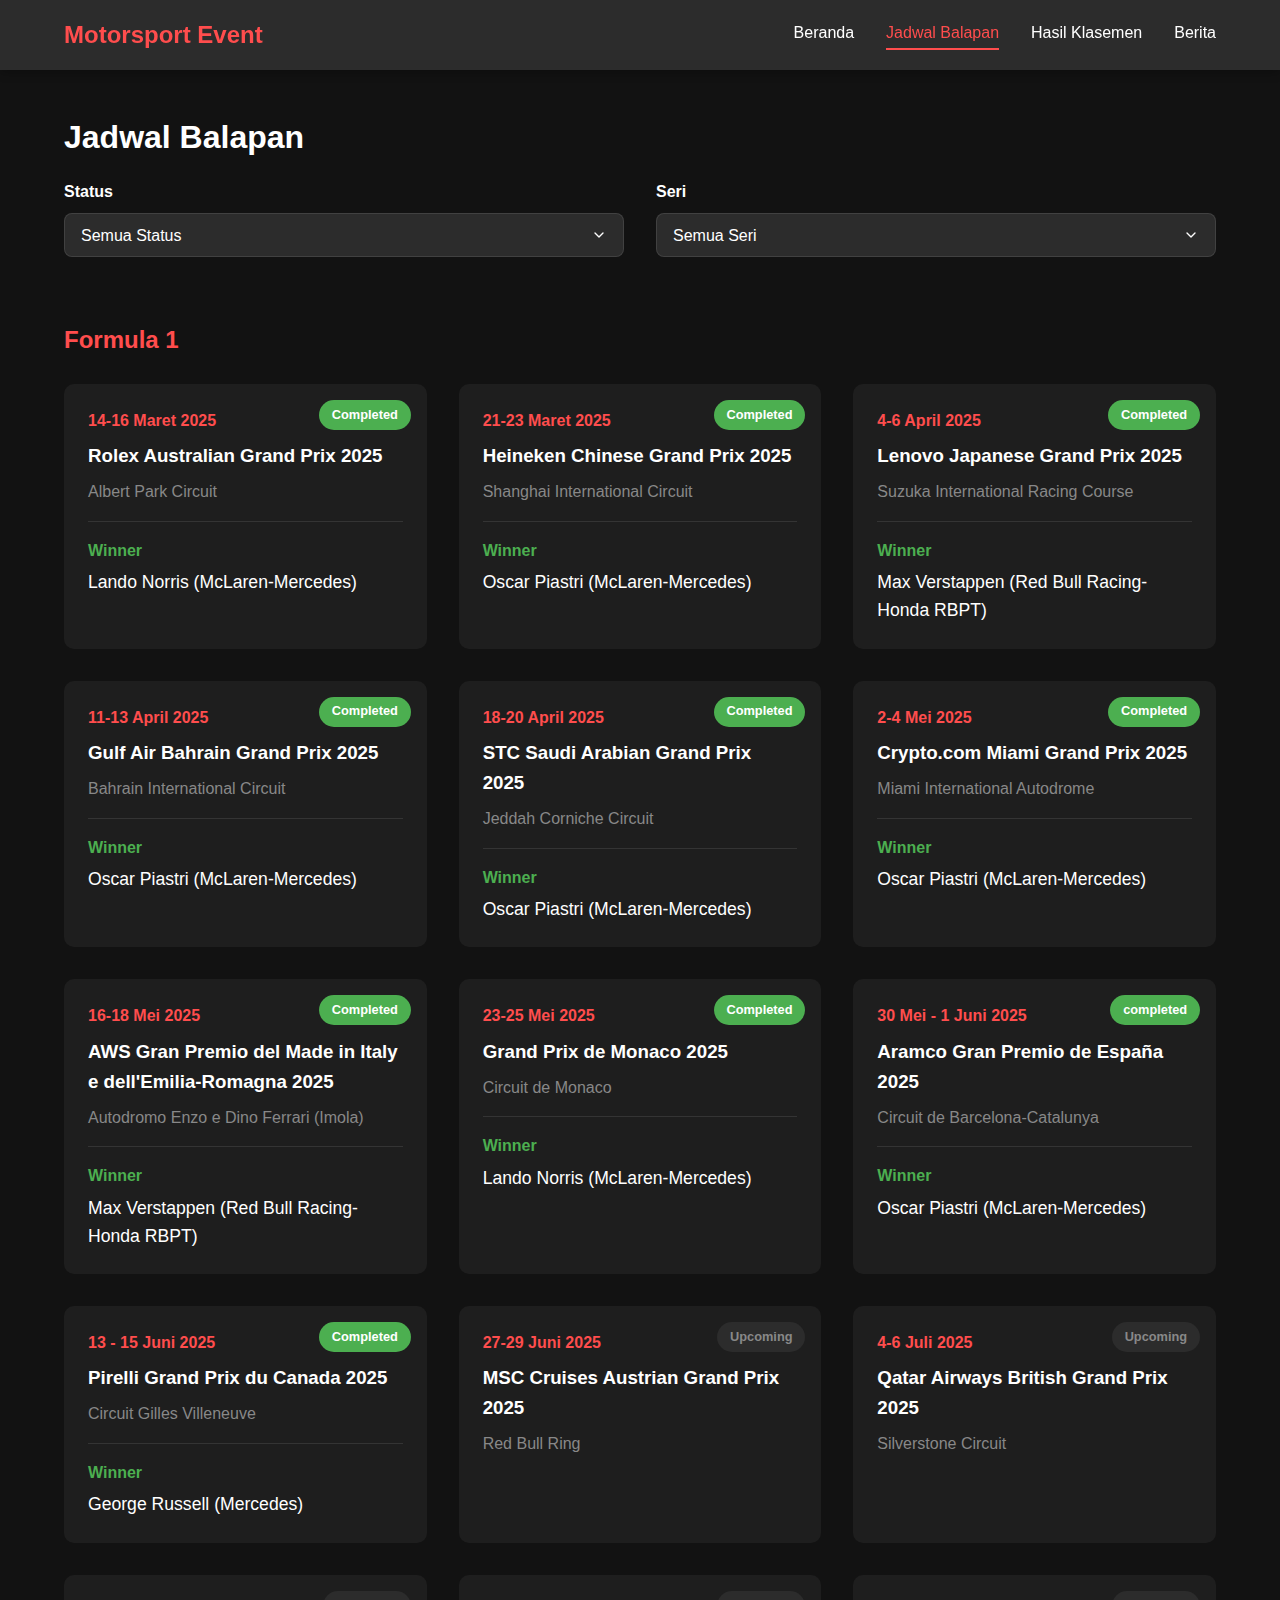
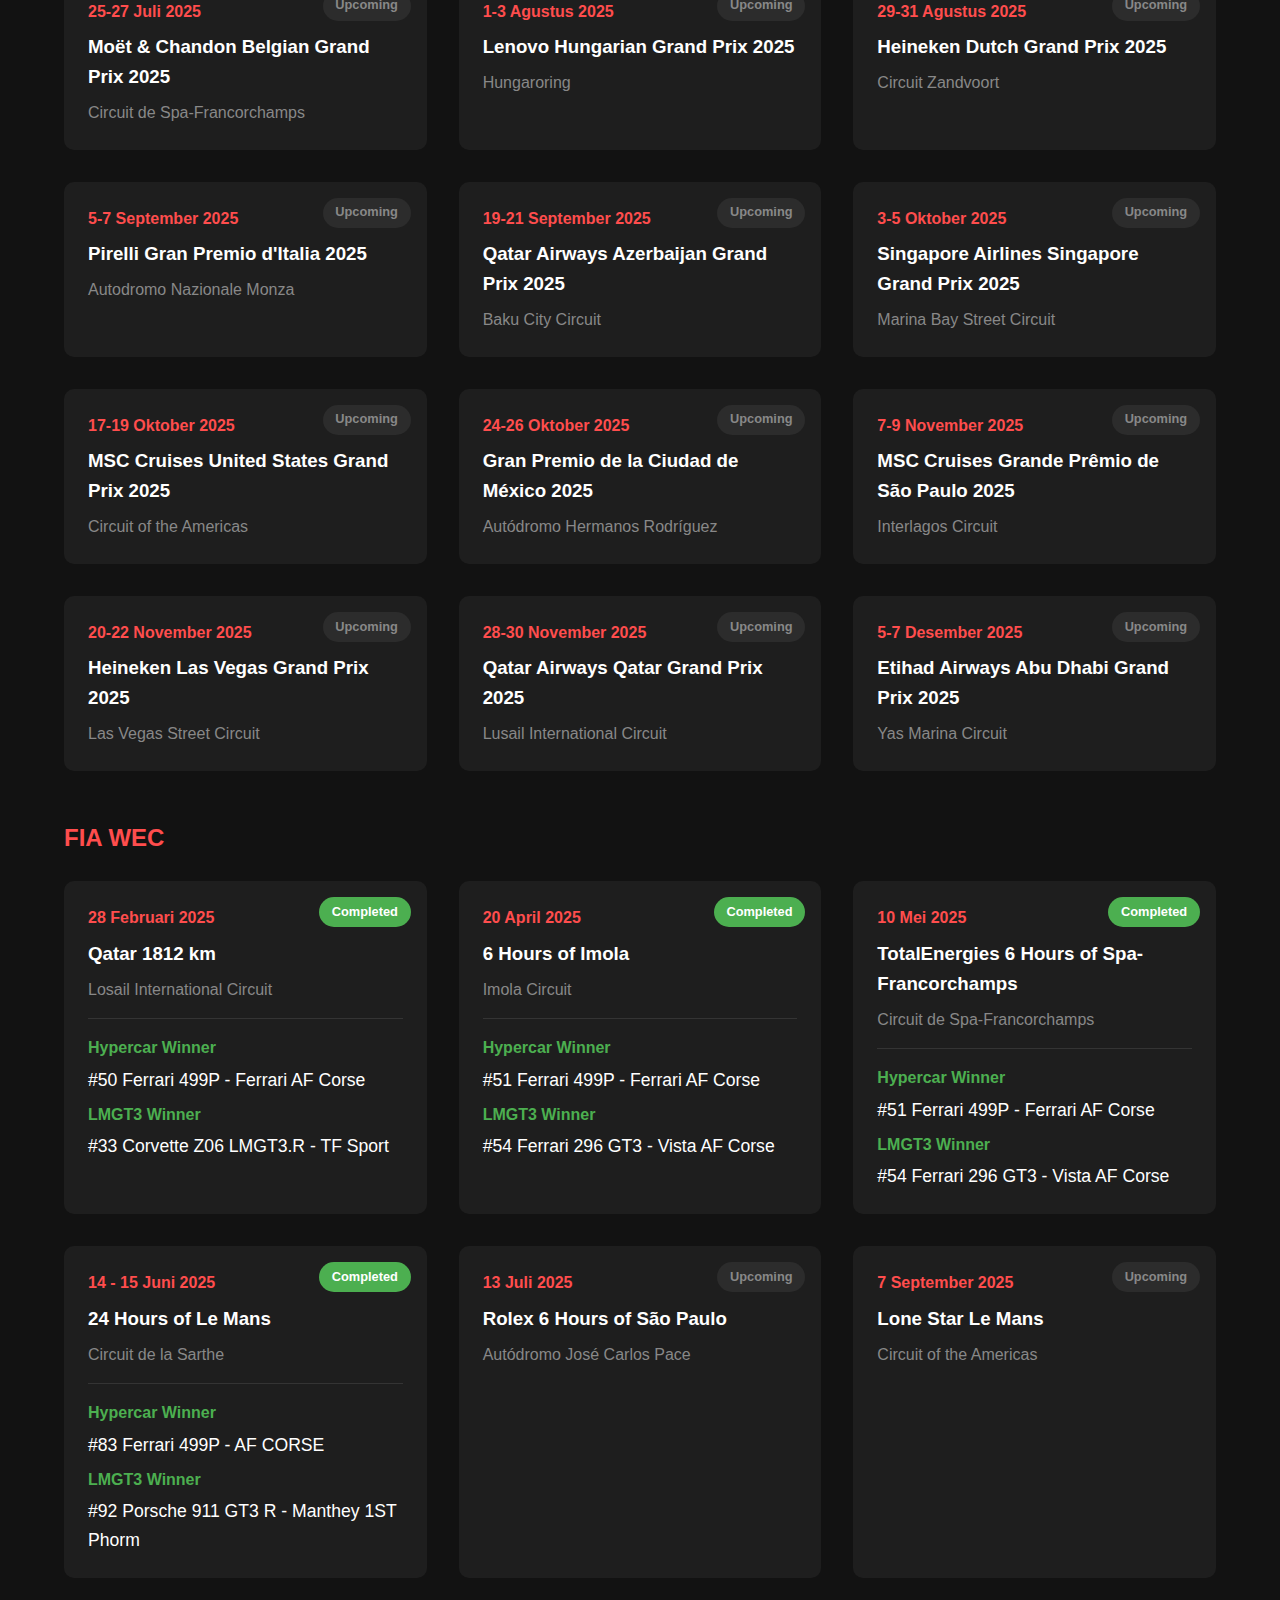
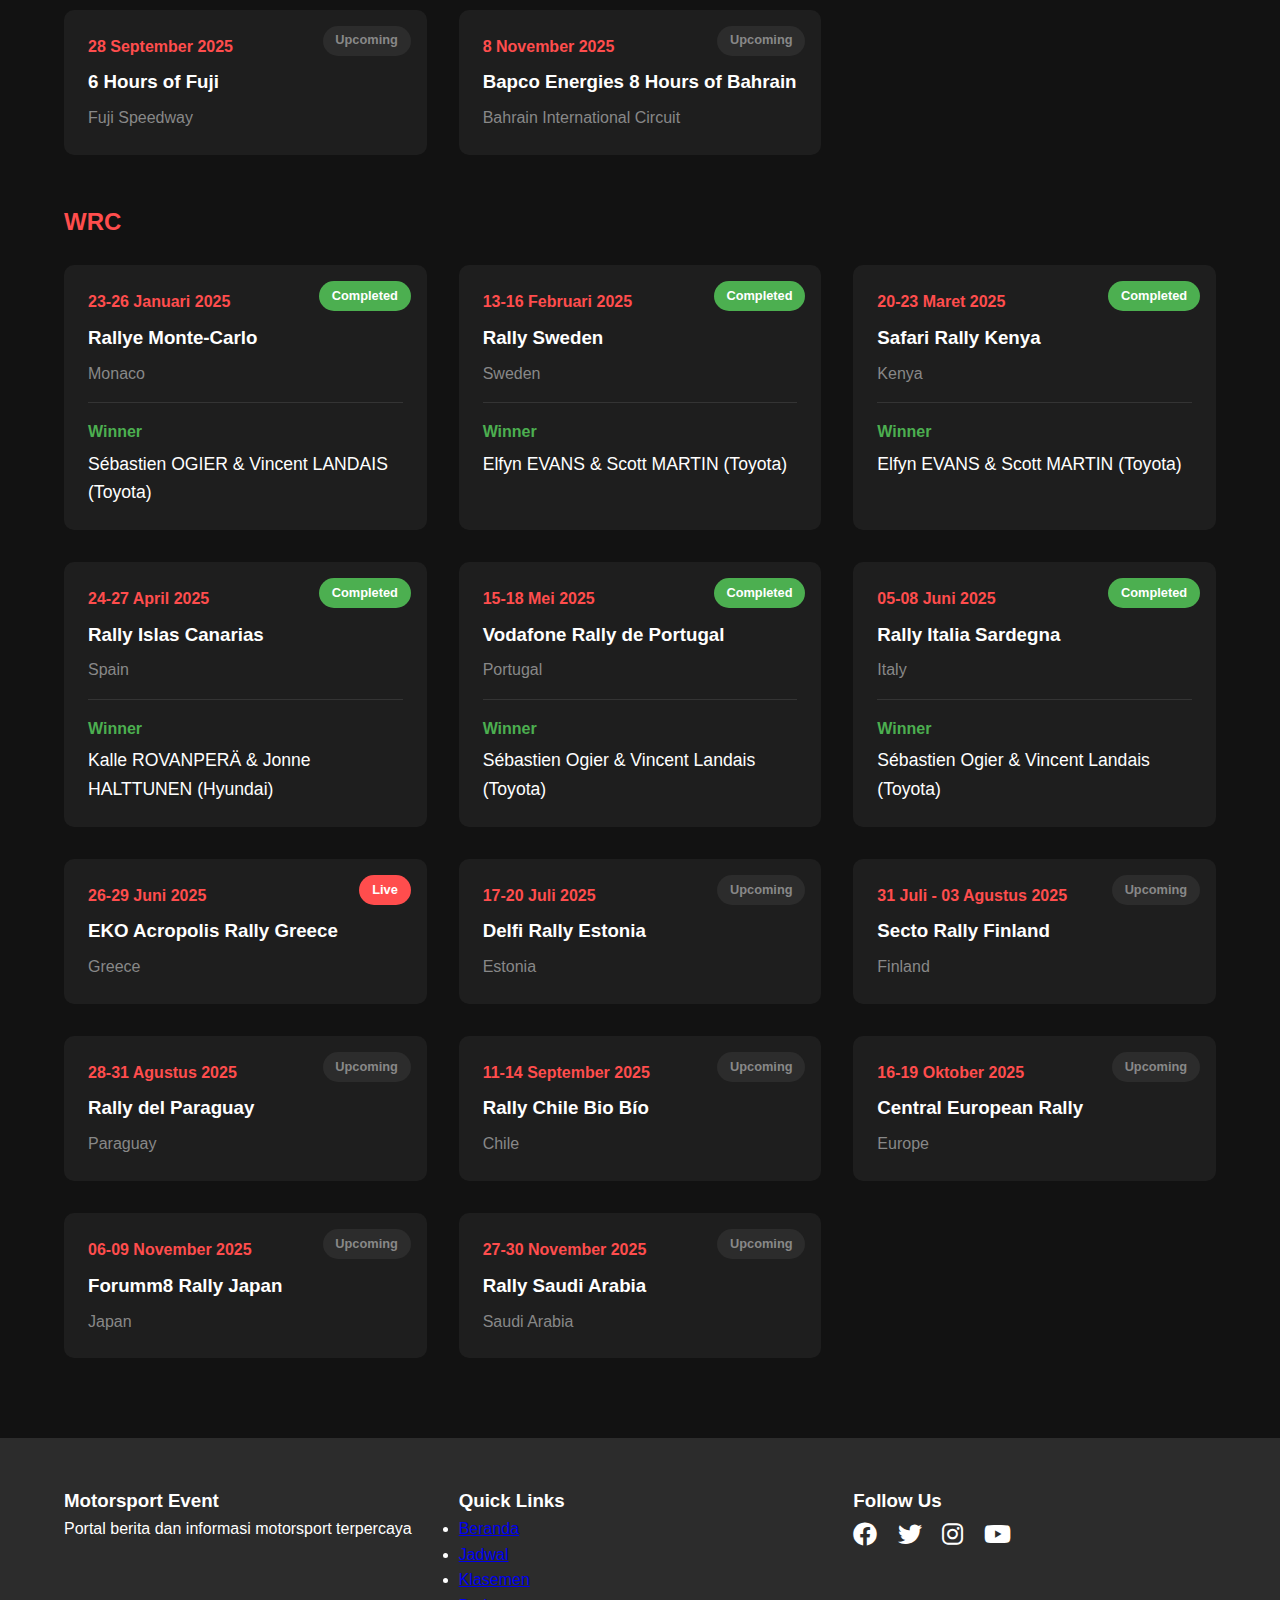
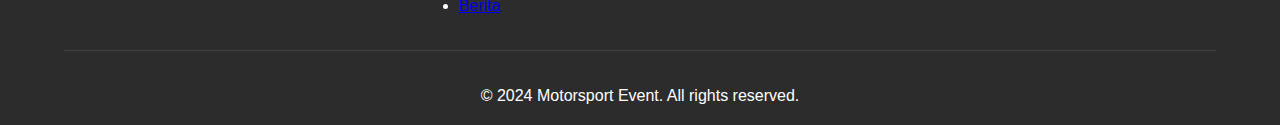
<file: schedule.html>
<!DOCTYPE html>
<html lang="en">
<head>
    <meta charset="UTF-8">
    <meta name="viewport" content="width=device-width, initial-scale=1.0">
    <title>Jadwal Balapan - Motorsport Event</title>
    <link rel="stylesheet" href="styles.css">
    <link rel="stylesheet" href="https://cdnjs.cloudflare.com/ajax/libs/font-awesome/6.0.0/css/all.min.css">
</head>
<body>
    <nav class="navbar">
        <div class="logo">Motorsport Event</div>
        <div class="nav-links">
            <a href="index.html">Beranda</a>
            <a href="schedule.html" class="active">Jadwal Balapan</a>
            <a href="standings.html">Hasil Klasemen</a>
            <a href="news.html">Berita</a>
        </div>
        <div class="hamburger">
            <span></span>
            <span></span>
            <span></span>
        </div>
    </nav>

    <main style="margin-top: 80px; padding: 2rem 5%;">
        <h1>Jadwal Balapan</h1>

        <div class="schedule-filters">
            <div class="filter-group">
                <label class="filter-label">Status</label>
                <select class="filter-select" id="statusFilter">
                    <option value="all">Semua Status</option>
                    <option value="completed">Completed</option>
                    <option value="live">Live</option>
                    <option value="upcoming">Upcoming</option>
                </select>
            </div>
            <div class="filter-group">
                <label class="filter-label">Seri</label>
                <select class="filter-select" id="seriesFilter">
                    <option value="all">Semua Seri</option>
                    <option value="f1">Formula 1</option>
                    <option value="wec">FIA WEC</option>
                    <option value="wrc">WRC</option>
                </select>
            </div>
        </div>

        <!-- F1 Schedule -->
        <section class="schedule-section" data-series="f1">
            <h2>Formula 1</h2>
            <div class="schedule-grid">
                <a href="https://f1tv.formula1.com/page/10540/formula-1-louis-vuitton-australian-grand-prix-2025" class="schedule-card" target="_blank">
                    <div class="date">14-16 Maret 2025</div>
                    <h3>Rolex Australian Grand Prix 2025</h3>
                    <p>Albert Park Circuit</p>
                    <span class="status completed">Completed</span>
                    <div class="winner-info">
                        <div class="winner-label">Winner</div>
                        <div class="winner-name">Lando Norris (McLaren-Mercedes)</div>
                    </div>
                </a>
                <a href="https://f1tv.formula1.com/page/10538/formula-1-heineken-chinese-grand-prix-2025" class="schedule-card" target="_blank">
                    <div class="date">21-23 Maret 2025</div>
                    <h3>Heineken Chinese Grand Prix 2025</h3>
                    <p>Shanghai International Circuit</p>
                    <span class="status completed">Completed</span>
                    <div class="winner-info">
                        <div class="winner-label">Winner</div>
                        <div class="winner-name">Oscar Piastri (McLaren-Mercedes)</div>
                    </div>
                </a>
                <a href="https://f1tv.formula1.com/page/10536/formula-1-lenovo-japanese-grand-prix-2025-" class="schedule-card" target="_blank">
                    <div class="date">4-6 April 2025</div>
                    <h3>Lenovo Japanese Grand Prix 2025</h3>
                    <p>Suzuka International Racing Course</p>
                    <span class="status completed">Completed</span>
                    <div class="winner-info">
                        <div class="winner-label">Winner</div>
                        <div class="winner-name">Max Verstappen (Red Bull Racing-Honda RBPT)</div>
                    </div>
                </a>
                <a href="https://f1tv.formula1.com/page/10534/formula-1-gulf-air-bahrain-grand-prix-2025" class="schedule-card" target="_blank">
                    <div class="date">11-13 April 2025</div>
                    <h3>Gulf Air Bahrain Grand Prix 2025</h3>
                    <p>Bahrain International Circuit</p>
                    <span class="status completed">Completed</span>
                    <div class="winner-info">
                        <div class="winner-label">Winner</div>
                        <div class="winner-name">Oscar Piastri (McLaren-Mercedes)</div>
                    </div>
                </a>
                <a href="https://f1tv.formula1.com/page/10532/formula-1-stc-saudi-arabian-grand-prix-2025" class="schedule-card" target="_blank">
                    <div class="date">18-20 April 2025</div>
                    <h3>STC Saudi Arabian Grand Prix 2025</h3>
                    <p>Jeddah Corniche Circuit</p>
                    <span class="status completed">Completed</span>
                    <div class="winner-info">
                        <div class="winner-label">Winner</div>
                        <div class="winner-name">Oscar Piastri (McLaren-Mercedes)</div>
                    </div>
                </a>
                <a href="https://f1tv.formula1.com/page/10530/formula-1-crypto-com-miami-grand-prix-2025" class="schedule-card" target="_blank">
                    <div class="date">2-4 Mei 2025</div>
                    <h3>Crypto.com Miami Grand Prix 2025</h3>
                    <p>Miami International Autodrome</p>
                    <span class="status completed">Completed</span>
                    <div class="winner-info">
                        <div class="winner-label">Winner</div>
                        <div class="winner-name">Oscar Piastri (McLaren-Mercedes)</div>
                    </div>
                </a>
                <a href="https://f1tv.formula1.com/page/10528/formula-1-aws-gran-premio-del-made-in-italy-e-dell-emilia-romagna-2025" class="schedule-card" target="_blank">
                    <div class="date">16-18 Mei 2025</div>
                    <h3>AWS Gran Premio del Made in Italy e dell'Emilia-Romagna 2025</h3>
                    <p>Autodromo Enzo e Dino Ferrari (Imola)</p>
                    <span class="status completed">Completed</span>
                    <div class="winner-info">
                        <div class="winner-label">Winner</div>
                        <div class="winner-name">Max Verstappen (Red Bull Racing-Honda RBPT)</div>
                    </div>
                </a>
                <a href="https://f1tv.formula1.com/page/10526/formula-1-tag-heuer-grand-prix-de-monaco-2025" class="schedule-card" target="_blank">
                    <div class="date">23-25 Mei 2025</div>
                    <h3>Grand Prix de Monaco 2025</h3>
                    <p>Circuit de Monaco</p>
                    <span class="status completed">Completed</span>
                    <div class="winner-info">
                        <div class="winner-label">Winner</div>
                        <div class="winner-name">Lando Norris (McLaren-Mercedes)</div>
                    </div>
                </a>
                <a href="https://f1tv.formula1.com/page/10524/formula-1-aramco-gran-premio-de-espana-2025" class="schedule-card" target="_blank">
                    <div class="date">30 Mei - 1 Juni 2025</div>
                    <h3>Aramco Gran Premio de España 2025</h3>
                    <p>Circuit de Barcelona-Catalunya</p>
                    <span class="status completed">completed</span>
                    <div class="winner-info">
                        <div class="winner-label">Winner</div>
                        <div class="winner-name">Oscar Piastri (McLaren-Mercedes)</div>
                    </div>
                </a>
                <a href="https://f1tv.formula1.com/page/10522/formula-1-pirelli-grand-prix-du-canada-2025" class="schedule-card" target="_blank">
                    <div class="date">13 - 15 Juni 2025</div>
                    <h3>Pirelli Grand Prix du Canada 2025</h3>
                    <p>Circuit Gilles Villeneuve</p>
                    <span class="status completed">Completed</span>
                    <div class="winner-info">
                        <div class="winner-label">Winner</div>
                        <div class="winner-name">George Russell (Mercedes)</div>
                    </div>
                </a>
                <a href="https://f1tv.formula1.com/page/10520/formula-1-msc-cruises-austrian-grand-prix-2025" class="schedule-card" target="_blank">
                    <div class="date">27-29 Juni 2025</div>
                    <h3>MSC Cruises Austrian Grand Prix 2025</h3>
                    <p>Red Bull Ring</p>
                    <span class="status upcoming">Upcoming</span>
                </a>
                <a href="https://f1tv.formula1.com/page/10518/formula-1-qatar-airways-british-grand-prix-2025" class="schedule-card" target="_blank">
                    <div class="date">4-6 Juli 2025</div>
                    <h3>Qatar Airways British Grand Prix 2025</h3>
                    <p>Silverstone Circuit</p>
                    <span class="status upcoming">Upcoming</span>
                </a>
                <a href="https://f1tv.formula1.com/page/10516/formula-1-moet-chandon-belgian-grand-prix-2025" class="schedule-card" target="_blank">
                    <div class="date">25-27 Juli 2025</div>
                    <h3>Moët & Chandon Belgian Grand Prix 2025</h3>
                    <p>Circuit de Spa-Francorchamps</p>
                    <span class="status upcoming">Upcoming</span>
                </a>
                <a href="https://f1tv.formula1.com/page/10514/formula-1-lenovo-hungarian-grand-prix-2025" class="schedule-card" target="_blank">
                    <div class="date">1-3 Agustus 2025</div>
                    <h3>Lenovo Hungarian Grand Prix 2025</h3>
                    <p>Hungaroring</p>
                    <span class="status upcoming">Upcoming</span>
                </a>
                <a href="https://f1tv.formula1.com/page/10511/formula-1-heineken-dutch-grand-prix-2025" class="schedule-card" target="_blank">
                    <div class="date">29-31 Agustus 2025</div>
                    <h3>Heineken Dutch Grand Prix 2025</h3>
                    <p>Circuit Zandvoort</p>
                    <span class="status upcoming">Upcoming</span>
                </a>
                <a href="https://f1tv.formula1.com/page/10509/formula-1-pirelli-gran-premio-d-italia-2025" class="schedule-card" target="_blank">
                    <div class="date">5-7 September 2025</div>
                    <h3>Pirelli Gran Premio d'Italia 2025</h3>
                    <p>Autodromo Nazionale Monza</p>
                    <span class="status upcoming">Upcoming</span>
                </a>
                <a href="https://f1tv.formula1.com/page/10507/formula-1-qatar-airways-azerbaijan-grand-prix-2025" class="schedule-card" target="_blank">
                    <div class="date">19-21 September 2025</div>
                    <h3>Qatar Airways Azerbaijan Grand Prix 2025</h3>
                    <p>Baku City Circuit</p>
                    <span class="status upcoming">Upcoming</span>
                </a>
                <a href="https://f1tv.formula1.com/page/10504/formula-1-singapore-grand-prix-2025" class="schedule-card" target="_blank">
                    <div class="date">3-5 Oktober 2025</div>
                    <h3>Singapore Airlines Singapore Grand Prix 2025</h3>
                    <p>Marina Bay Street Circuit</p>
                    <span class="status upcoming">Upcoming</span>
                </a>
                <a href="https://f1tv.formula1.com/page/10502/formula-1-msc-cruises-united-states-grand-prix-2025" class="schedule-card" target="_blank">
                    <div class="date">17-19 Oktober 2025</div>
                    <h3>MSC Cruises United States Grand Prix 2025</h3>
                    <p>Circuit of the Americas</p>
                    <span class="status upcoming">Upcoming</span>
                </a>
                <a href="https://f1tv.formula1.com/page/10500/formula-1-gran-premio-de-la-ciudad-de-mexico-2025" class="schedule-card" target="_blank">
                    <div class="date">24-26 Oktober 2025</div>
                    <h3>Gran Premio de la Ciudad de México 2025</h3>
                    <p>Autódromo Hermanos Rodríguez</p>
                    <span class="status upcoming">Upcoming</span>
                </a>
                <a href="https://f1tv.formula1.com/page/10498/formula-1-msc-cruises-grande-premio-de-sao-paulo-2025" class="schedule-card" target="_blank">
                    <div class="date">7-9 November 2025</div>
                    <h3>MSC Cruises Grande Prêmio de São Paulo 2025</h3>
                    <p>Interlagos Circuit</p>
                    <span class="status upcoming">Upcoming</span>
                </a>
                <a href="https://f1tv.formula1.com/page/10496/formula-1-heineken-silver-las-vegas-grand-prix-2025" class="schedule-card" target="_blank">
                    <div class="date">20-22 November 2025</div>
                    <h3>Heineken Las Vegas Grand Prix 2025</h3>
                    <p>Las Vegas Street Circuit</p>
                    <span class="status upcoming">Upcoming</span>
                </a>
                <a href="https://f1tv.formula1.com/page/10494/formula-1-qatar-airways-qatar-grand-prix-2025" class="schedule-card" target="_blank">
                    <div class="date">28-30 November 2025</div>
                    <h3>Qatar Airways Qatar Grand Prix 2025</h3>
                    <p>Lusail International Circuit</p>
                    <span class="status upcoming">Upcoming</span>
                </a>
                <a href="https://f1tv.formula1.com/page/10492/formula-1-etihad-airways-abu-dhabi-grand-prix-2025-" class="schedule-card" target="_blank">
                    <div class="date">5-7 Desember 2025</div>
                    <h3>Etihad Airways Abu Dhabi Grand Prix 2025</h3>
                    <p>Yas Marina Circuit</p>
                    <span class="status upcoming">Upcoming</span>
                </a>
            </div>
        </section>

        <!-- WEC Schedule -->
        <section class="schedule-section" data-series="wec">
            <h2>FIA WEC</h2>
            <div class="schedule-grid">
                <a href="https://fiawec.tv/page/67977d32e67beb29b324e1a1" class="schedule-card" target="_blank">
                    <div class="date">28 Februari 2025</div>
                    <h3>Qatar 1812 km</h3>
                    <p>Losail International Circuit</p>
                    <span class="status completed">Completed</span>
                    <div class="winner-info">
                        <div class="winner-label">Hypercar Winner</div>
                        <div class="winner-name">#50 Ferrari 499P - Ferrari AF Corse</div>
                        <div class="winner-label" style="margin-top: 0.5rem;">LMGT3 Winner</div>
                        <div class="winner-name">#33 Corvette Z06 LMGT3.R - TF Sport</div>
                    </div>
                </a>
                <a href="https://fiawec.tv/page/6798eb9a226b5375ae2d62e9" class="schedule-card" target="_blank">
                    <div class="date">20 April 2025</div>
                    <h3>6 Hours of Imola</h3>
                    <p>Imola Circuit</p>
                    <span class="status completed">Completed</span>
                    <div class="winner-info">
                        <div class="winner-label">Hypercar Winner</div>
                        <div class="winner-name">#51 Ferrari 499P - Ferrari AF Corse</div>
                        <div class="winner-label" style="margin-top: 0.5rem;">LMGT3 Winner</div>
                        <div class="winner-name">#54 Ferrari 296 GT3 - Vista AF Corse</div>
                    </div>
                </a>
                <a href="https://fiawec.tv/page/6798ec86226b5375ae2d63e3" class="schedule-card" target="_blank">
                    <div class="date">10 Mei 2025</div>
                    <h3>TotalEnergies 6 Hours of Spa-Francorchamps</h3>
                    <p>Circuit de Spa-Francorchamps</p>
                    <span class="status completed">Completed</span>
                    <div class="winner-info">
                        <div class="winner-label">Hypercar Winner</div>
                        <div class="winner-name">#51 Ferrari 499P - Ferrari AF Corse</div>
                        <div class="winner-label" style="margin-top: 0.5rem;">LMGT3 Winner</div>
                        <div class="winner-name">#54 Ferrari 296 GT3 - Vista AF Corse</div>
                    </div>
                </a>
                <a href="https://fiawec.tv/page/65c38e61070ee672bcb148aa" class="schedule-card" target="_blank">
                    <div class="date">14 - 15 Juni 2025</div>
                    <h3>24 Hours of Le Mans</h3>
                    <p>Circuit de la Sarthe</p>
                    <span class="status completed">Completed</span>
                    <div class="winner-info">
                        <div class="winner-label">Hypercar Winner</div>
                        <div class="winner-name">#83 Ferrari 499P - AF CORSE</div>
                        <div class="winner-label" style="margin-top: 0.5rem;">LMGT3 Winner</div>
                        <div class="winner-name">#92 Porsche 911 GT3 R - Manthey 1ST Phorm</div>
                    </div>
                </a>
                <a href="https://fiawec.tv/page/6798fafdd4c82b61ed5a247c" class="schedule-card" target="_blank">
                    <div class="date">13 Juli 2025</div>
                    <h3>Rolex 6 Hours of São Paulo</h3>
                    <p>Autódromo José Carlos Pace</p>
                    <span class="status upcoming">Upcoming</span>
                </a>
                <a href="https://fiawec.tv/page/6798fb7c226b5375ae2d70c0" class="schedule-card" target="_blank">
                    <div class="date">7 September 2025</div>
                    <h3>Lone Star Le Mans</h3>
                    <p>Circuit of the Americas</p>
                    <span class="status upcoming">Upcoming</span>
                </a>
                <a href="https://fiawec.tv/page/6798fc5d226b5375ae2d72bf" class="schedule-card" target="_blank">
                    <div class="date">28 September 2025</div>
                    <h3>6 Hours of Fuji</h3>
                    <p>Fuji Speedway</p>
                    <span class="status upcoming">Upcoming</span>
                </a>
                <a href="https://fiawec.tv/page/6798fd4dcb7b174be7266419" class="schedule-card" target="_blank">
                    <div class="date">8 November 2025</div>
                    <h3>Bapco Energies 8 Hours of Bahrain</h3>
                    <p>Bahrain International Circuit</p>
                    <span class="status upcoming">Upcoming</span>
                </a>
            </div>
        </section>

        <!-- WRC Schedule -->
        <section class="schedule-section" data-series="wrc">
            <h2>WRC</h2>
            <div class="schedule-grid">
                <a href="https://www.wrc.com/en/events/wrc-rallye-monte-carlo-2025" class="schedule-card" target="_blank">
                    <div class="date">23-26 Januari 2025</div>
                    <h3>Rallye Monte-Carlo</h3>
                    <p>Monaco</p>
                    <span class="status completed">Completed</span>
                    <div class="winner-info">
                        <div class="winner-label">Winner</div>
                        <div class="winner-name">Sébastien OGIER & Vincent LANDAIS (Toyota)</div>
                    </div>
                </a>
                <a href="https://www.wrc.com/en/events/wrc-rally-sweden-2025" class="schedule-card" target="_blank">
                    <div class="date">13-16 Februari 2025</div>
                    <h3>Rally Sweden</h3>
                    <p>Sweden</p>
                    <span class="status completed">Completed</span>
                    <div class="winner-info">
                        <div class="winner-label">Winner</div>
                        <div class="winner-name">Elfyn EVANS & Scott MARTIN (Toyota)</div>
                    </div>
                </a>
                <a href="https://www.wrc.com/en/events/wrc-safari-rally-kenya-2025" class="schedule-card" target="_blank">
                    <div class="date">20-23 Maret 2025</div>
                    <h3>Safari Rally Kenya</h3>
                    <p>Kenya</p>
                    <span class="status completed">Completed</span>
                    <div class="winner-info">
                        <div class="winner-label">Winner</div>
                        <div class="winner-name">Elfyn EVANS & Scott MARTIN (Toyota)</div>
                    </div>
                </a>
                <a href="https://www.wrc.com/en/events/wrc-rally-islas-canarias-2025" class="schedule-card" target="_blank">
                    <div class="date">24-27 April 2025</div>
                    <h3>Rally Islas Canarias</h3>
                    <p>Spain</p>
                    <span class="status completed">Completed</span>
                    <div class="winner-info">
                        <div class="winner-label">Winner</div>
                        <div class="winner-name">Kalle ROVANPERÄ & Jonne HALTTUNEN (Hyundai)</div>
                    </div>
                </a>
                <a href="https://www.wrc.com/en/events/wrc-vodafone-rally-de-portugal-2025" class="schedule-card" target="_blank">
                    <div class="date">15-18 Mei 2025</div>
                    <h3>Vodafone Rally de Portugal</h3>
                    <p>Portugal</p>
                    <span class="status completed">Completed</span>
                    <div class="winner-info">
                        <div class="winner-label">Winner</div>
                        <div class="winner-name">Sébastien Ogier & Vincent Landais (Toyota)</div>
                    </div>
                </a>
                <a href="https://www.wrc.com/en/events/wrc-raely-italia-sardegna-2025" class="schedule-card" target="_blank">
                    <div class="date">05-08 Juni 2025</div>
                    <h3>Rally Italia Sardegna</h3>
                    <p>Italy</p>
                    <span class="status completed">Completed</span>
                    <div class="winner-info">
                        <div class="winner-label">Winner</div>
                        <div class="winner-name">Sébastien Ogier & Vincent Landais (Toyota)</div>
                    </div>
                </a>
                <a href="https://www.wrc.com/en/events/wrc-eko-acropolis-rally-greece-2025" class="schedule-card" target="_blank">
                    <div class="date">26-29 Juni 2025</div>
                    <h3>EKO Acropolis Rally Greece</h3>
                    <p>Greece</p>
                    <span class="status live">Live</span>
                </a>
                <a href="https://www.wrc.com/en/events/wrc-delfi-rally-estonia-2025" class="schedule-card" target="_blank">
                    <div class="date">17-20 Juli 2025</div>
                    <h3>Delfi Rally Estonia</h3>
                    <p>Estonia</p>
                    <span class="status upcoming">Upcoming</span>
                </a>
                <a href="https://www.wrc.com/en/events/wrc-secto-rally-finland-2025" class="schedule-card" target="_blank">
                    <div class="date">31 Juli - 03 Agustus 2025</div>
                    <h3>Secto Rally Finland</h3>
                    <p>Finland</p>
                    <span class="status upcoming">Upcoming</span>
                </a>
                <a href="https://www.wrc.com/en/events/wrc-rally-del-paraguay-2025" class="schedule-card" target="_blank">
                    <div class="date">28-31 Agustus 2025</div>
                    <h3>Rally del Paraguay</h3>
                    <p>Paraguay</p>
                    <span class="status upcoming">Upcoming</span>
                </a>
                <a href="https://www.wrc.com/en/events/wrc-rally-chile-bio-bio-2025" class="schedule-card" target="_blank">
                    <div class="date">11-14 September 2025</div>
                    <h3>Rally Chile Bio Bío</h3>
                    <p>Chile</p>
                    <span class="status upcoming">Upcoming</span>
                </a>
                <a href="https://www.wrc.com/en/events/wrc-central-european-rally-2025" class="schedule-card" target="_blank">
                    <div class="date">16-19 Oktober 2025</div>
                    <h3>Central European Rally</h3>
                    <p>Europe</p>
                    <span class="status upcoming">Upcoming</span>
                </a>
                <a href="https://www.wrc.com/en/events/wrc-forum8-rally-japan-2025" class="schedule-card" target="_blank">
                    <div class="date">06-09 November 2025</div>
                    <h3>Forumm8 Rally Japan</h3>
                    <p>Japan</p>
                    <span class="status upcoming">Upcoming</span>
                </a>
                <a href="https://www.wrc.com/en/events/wrc-rally-saudi-arabia-2025" class="schedule-card" target="_blank">
                    <div class="date">27-30 November 2025</div>
                    <h3>Rally Saudi Arabia</h3>
                    <p>Saudi Arabia</p>
                    <span class="status upcoming">Upcoming</span>
                </a>
            </div>
        </section>
    </main>

    <footer>
        <div class="footer-content">
            <div class="footer-section">
                <h3>Motorsport Event</h3>
                <p>Portal berita dan informasi motorsport terpercaya</p>
            </div>
            <div class="footer-section">
                <h3>Quick Links</h3>
                <ul>
                    <li><a href="index.html">Beranda</a></li>
                    <li><a href="schedule.html">Jadwal</a></li>
                    <li><a href="standings.html">Klasemen</a></li>
                    <li><a href="news.html">Berita</a></li>
                </ul>
            </div>
            <div class="footer-section">
                <h3>Follow Us</h3>
                <div class="social-links">
                    <a href="#"><i class="fab fa-facebook"></i></a>
                    <a href="#"><i class="fab fa-twitter"></i></a>
                    <a href="#"><i class="fab fa-instagram"></i></a>
                    <a href="#"><i class="fab fa-youtube"></i></a>
                </div>
            </div>
        </div>
        <div class="footer-bottom">
            <p>&copy; 2024 Motorsport Event. All rights reserved.</p>
        </div>
    </footer>

    <script>
        document.addEventListener('DOMContentLoaded', function() {
            const statusFilter = document.getElementById('statusFilter');
            const seriesFilter = document.getElementById('seriesFilter');
            const scheduleCards = document.querySelectorAll('.schedule-card');
            const scheduleSections = document.querySelectorAll('.schedule-section');

            function updateFilters() {
                const activeStatusFilter = statusFilter.value;
                const activeSeriesFilter = seriesFilter.value;

                // Update schedule sections visibility
                scheduleSections.forEach(section => {
                    if (activeSeriesFilter === 'all' || section.dataset.series === activeSeriesFilter) {
                        section.style.display = 'block';
                    } else {
                        section.style.display = 'none';
                    }
                });

                // Update schedule cards visibility
                scheduleCards.forEach(card => {
                    const status = card.querySelector('.status').classList.contains('completed') ? 'completed' :
                                 card.querySelector('.status').classList.contains('live') ? 'live' : 'upcoming';
                    const series = card.closest('.schedule-section').dataset.series;

                    const statusMatch = activeStatusFilter === 'all' || status === activeStatusFilter;
                    const seriesMatch = activeSeriesFilter === 'all' || series === activeSeriesFilter;

                    if (statusMatch && seriesMatch) {
                        card.style.display = 'block';
                    } else {
                        card.style.display = 'none';
                    }
                });
            }

            // Add change event listeners to filter selects
            statusFilter.addEventListener('change', updateFilters);
            seriesFilter.addEventListener('change', updateFilters);
        });
    </script>

    <script src="script.js"></script>
</body>
</html>
</file>
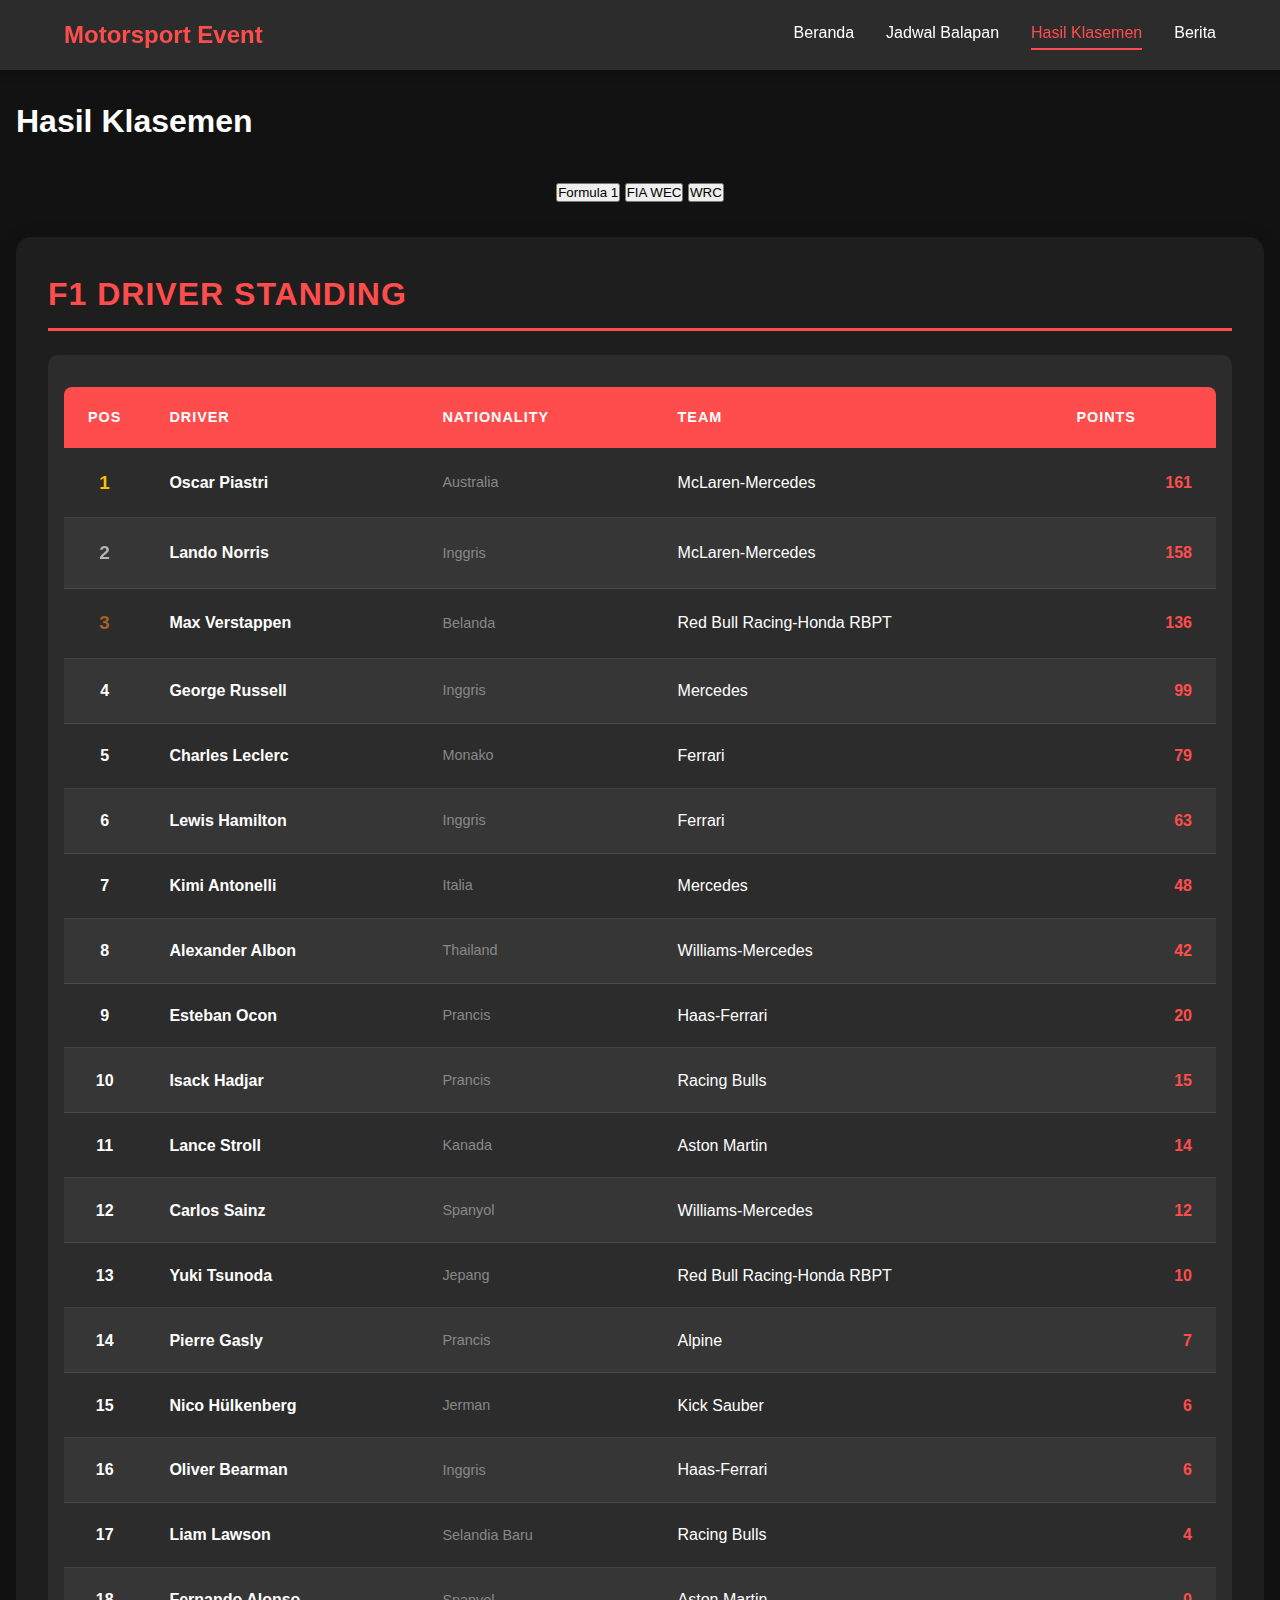
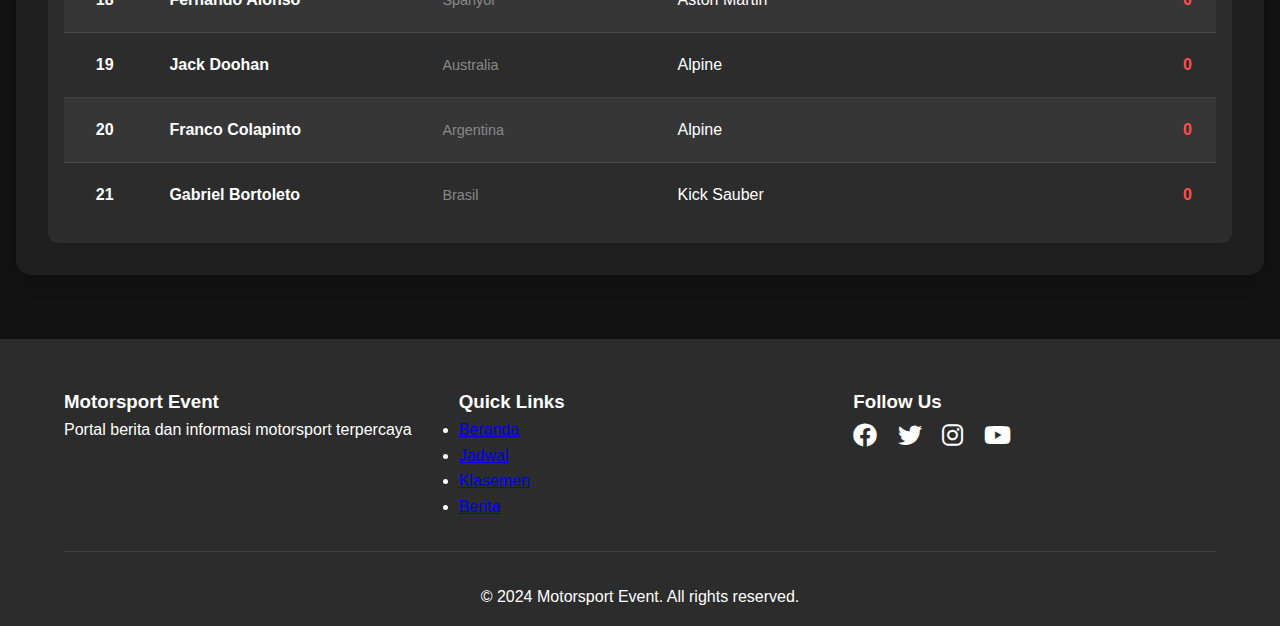
<file: standings.html>
<!DOCTYPE html>
<html lang="en">
<head>
    <meta charset="UTF-8">
    <meta name="viewport" content="width=device-width, initial-scale=1.0">
    <title>Hasil Klasemen - Motorsport Event</title>
    <link rel="stylesheet" href="styles.css">
    <link rel="stylesheet" href="https://cdnjs.cloudflare.com/ajax/libs/font-awesome/6.0.0/css/all.min.css">
</head>
<body>
    <nav class="navbar">
        <div class="logo">Motorsport Event</div>
        <div class="nav-links">
            <a href="index.html">Beranda</a>
            <a href="schedule.html">Jadwal Balapan</a>
            <a href="standings.html" class="active">Hasil Klasemen</a>
            <a href="news.html">Berita</a>
        </div>
        <div class="hamburger">
            <span></span>
            <span></span>
            <span></span>
        </div>
    </nav>

    <main style="margin-top: 80px; padding: 1rem;">
        <h1>Hasil Klasemen</h1>

        <div class="series-selector">
            <button class="series-btn active" data-series="f1">Formula 1</button>
            <button class="series-btn" data-series="wec">FIA WEC</button>
            <button class="series-btn" data-series="wrc">WRC</button>
        </div>

        <!-- F1 Driver Standings -->
        <section class="standings-section" data-series="f1">
            <h2>F1 Driver Standing</h2>
            <div class="standings-table">
                <table>
                    <thead>
                        <tr>
                            <th>Pos</th>
                            <th>Driver</th>
                            <th>Nationality</th>
                            <th>Team</th>
                            <th>Points</th>
                        </tr>
                    </thead>
                    <tbody id="f1Standings">
                        <tr>
                            <td>1</td>
                            <td>Oscar Piastri</td>
                            <td>Australia</td>
                            <td>McLaren-Mercedes</td>
                            <td>161</td>
                        </tr>
                        <tr>
                            <td>2</td>
                            <td>Lando Norris</td>
                            <td>Inggris</td>
                            <td>McLaren-Mercedes</td>
                            <td>158</td>
                        </tr>
                        <tr>
                            <td>3</td>
                            <td>Max Verstappen</td>
                            <td>Belanda</td>
                            <td>Red Bull Racing-Honda RBPT</td>
                            <td>136</td>
                        </tr>
                        <tr>
                            <td>4</td>
                            <td>George Russell</td>
                            <td>Inggris</td>
                            <td>Mercedes</td>
                            <td>99</td>
                        </tr>
                        <tr>
                            <td>5</td>
                            <td>Charles Leclerc</td>
                            <td>Monako</td>
                            <td>Ferrari</td>
                            <td>79</td>
                        </tr>
                        <tr>
                            <td>6</td>
                            <td>Lewis Hamilton</td>
                            <td>Inggris</td>
                            <td>Ferrari</td>
                            <td>63</td>
                        </tr>
                        <tr>
                            <td>7</td>
                            <td>Kimi Antonelli</td>
                            <td>Italia</td>
                            <td>Mercedes</td>
                            <td>48</td>
                        </tr>
                        <tr>
                            <td>8</td>
                            <td>Alexander Albon</td>
                            <td>Thailand</td>
                            <td>Williams-Mercedes</td>
                            <td>42</td>
                        </tr>
                        <tr>
                            <td>9</td>
                            <td>Esteban Ocon</td>
                            <td>Prancis</td>
                            <td>Haas-Ferrari</td>
                            <td>20</td>
                        </tr>
                        <tr>
                            <td>10</td>
                            <td>Isack Hadjar</td>
                            <td>Prancis</td>
                            <td>Racing Bulls</td>
                            <td>15</td>
                        </tr>
                        <tr>
                            <td>11</td>
                            <td>Lance Stroll</td>
                            <td>Kanada</td>
                            <td>Aston Martin</td>
                            <td>14</td>
                        </tr>
                        <tr>
                            <td>12</td>
                            <td>Carlos Sainz</td>
                            <td>Spanyol</td>
                            <td>Williams-Mercedes</td>
                            <td>12</td>
                        </tr>
                        <tr>
                            <td>13</td>
                            <td>Yuki Tsunoda</td>
                            <td>Jepang</td>
                            <td>Red Bull Racing-Honda RBPT</td>
                            <td>10</td>
                        </tr>
                        <tr>
                            <td>14</td>
                            <td>Pierre Gasly</td>
                            <td>Prancis</td>
                            <td>Alpine</td>
                            <td>7</td>
                        </tr>
                        <tr>
                            <td>15</td>
                            <td>Nico Hülkenberg</td>
                            <td>Jerman</td>
                            <td>Kick Sauber</td>
                            <td>6</td>
                        </tr>
                        <tr>
                            <td>16</td>
                            <td>Oliver Bearman</td>
                            <td>Inggris</td>
                            <td>Haas-Ferrari</td>
                            <td>6</td>
                        </tr>
                        <tr>
                            <td>17</td>
                            <td>Liam Lawson</td>
                            <td>Selandia Baru</td>
                            <td>Racing Bulls</td>
                            <td>4</td>
                        </tr>
                        <tr>
                            <td>18</td>
                            <td>Fernando Alonso</td>
                            <td>Spanyol</td>
                            <td>Aston Martin</td>
                            <td>0</td>
                        </tr>
                        <tr>
                            <td>19</td>
                            <td>Jack Doohan</td>
                            <td>Australia</td>
                            <td>Alpine</td>
                            <td>0</td>
                        </tr>
                        <tr>
                            <td>20</td>
                            <td>Franco Colapinto</td>
                            <td>Argentina</td>
                            <td>Alpine</td>
                            <td>0</td>
                        </tr>
                        <tr>
                            <td>21</td>
                            <td>Gabriel Bortoleto</td>
                            <td>Brasil</td>
                            <td>Kick Sauber</td>
                            <td>0</td>
                        </tr>
                    </tbody>
                </table>
            </div>
        </section>

        <!-- FIA WEC Manufacturer Standings -->
        <section class="standings-section" data-series="wec" style="display: none;">
            <h2>FIA WEC Manufacturer Standing</h2>
            
            <!-- Hypercar Championship -->
            <h3>FIA Hypercar World Endurance Manufacturers' Championship</h3>
            <div class="standings-table">
                <table>
                    <thead>
                        <tr>
                            <th>Pos</th>
                            <th>Manufacturer</th>
                            <th>Points</th>
                        </tr>
                    </thead>
                    <tbody id="wecHypercarStandings">
                        <tr>
                            <td>1</td>
                            <td>FERRARI</td>
                            <td>136</td>
                        </tr>
                        <tr>
                            <td>2</td>
                            <td>TOYOTA</td>
                            <td>71</td>
                        </tr>
                        <tr>
                            <td>3</td>
                            <td>BMW M</td>
                            <td>64</td>
                        </tr>
                        <tr>
                            <td>4</td>
                            <td>ALPINE</td>
                            <td>34</td>
                        </tr>
                        <tr>
                            <td>5</td>
                            <td>CADILLAC</td>
                            <td>29</td>
                        </tr>
                        <tr>
                            <td>6</td>
                            <td>PORSCHE</td>
                            <td>14</td>
                        </tr>
                        <tr>
                            <td>7</td>
                            <td>PEUGEOT</td>
                            <td>10</td>
                        </tr>
                        <tr>
                            <td>8</td>
                            <td>ASTON MARTIN</td>
                            <td>0</td>
                        </tr>
                    </tbody>
                </table>
            </div>

            <!-- LMGT3 Championship -->
            <h3>FIA Endurance Trophy for LMGT3 Teams</h3>
            <div class="standings-table">
                <table>
                    <thead>
                        <tr>
                            <th>Pos</th>
                            <th>Team</th>
                            <th>Car</th>
                            <th>Points</th>
                        </tr>
                    </thead>
                    <tbody id="wecLMGT3Standings">
                        <tr>
                            <td>1</td>
                            <td>TF Sport (#33)</td>
                            <td>Corvette</td>
                            <td>44</td>
                        </tr>
                        <tr>
                            <td>2</td>
                            <td>Vista AF Corse (#21)</td>
                            <td>Ferrari</td>
                            <td>40</td>
                        </tr>
                        <tr>
                            <td>3</td>
                            <td>Akkodis ASP Team (#78)</td>
                            <td>Lexus</td>
                            <td>38</td>
                        </tr>
                        <tr>
                            <td>4</td>
                            <td>Manthey 1st Phorm (#92)</td>
                            <td>Porsche</td>
                            <td>31</td>
                        </tr>
                        <tr>
                            <td>5</td>
                            <td>Vista AF Corse (#54)</td>
                            <td>Ferrari</td>
                            <td>31</td>
                        </tr>
                        <tr>
                            <td>6</td>
                            <td>United Autosports (#59)</td>
                            <td>McLaren</td>
                            <td>27</td>
                        </tr>
                        <tr>
                            <td>7</td>
                            <td>The Bend Team WRT (#31)</td>
                            <td>BMW</td>
                            <td>23</td>
                        </tr>
                        <tr>
                            <td>8</td>
                            <td>Heart of Racing Team (#27)</td>
                            <td>Aston Martin</td>
                            <td>22</td>
                        </tr>
                        <tr>
                            <td>9</td>
                            <td>Team WRT (#46)</td>
                            <td>BMW</td>
                            <td>21</td>
                        </tr>
                        <tr>
                            <td>10</td>
                            <td>Proton Competition (#88)</td>
                            <td>Ford</td>
                            <td>20</td>
                        </tr>
                        <tr>
                            <td>11</td>
                            <td>Proton Competition (#77)</td>
                            <td>Ford</td>
                            <td>13</td>
                        </tr>
                        <tr>
                            <td>12</td>
                            <td>Akkodis ASP Team (#87)</td>
                            <td>Lexus</td>
                            <td>12</td>
                        </tr>
                        <tr>
                            <td>13</td>
                            <td>United Autosports (#95)</td>
                            <td>McLaren</td>
                            <td>12</td>
                        </tr>
                        <tr>
                            <td>14</td>
                            <td>Racing Spirit of Leman (#10)</td>
                            <td>Aston Martin</td>
                            <td>11</td>
                        </tr>
                        <tr>
                            <td>15</td>
                            <td>TF Sport (#81)</td>
                            <td>Corvette</td>
                            <td>8</td>
                        </tr>
                        <tr>
                            <td>16</td>
                            <td>Iron Dames (#85)</td>
                            <td>Porsche</td>
                            <td>5</td>
                        </tr>
                        <tr>
                            <td>17</td>
                            <td>Iron Lynx (#61)</td>
                            <td>Mercedes</td>
                            <td>0</td>
                        </tr>
                        <tr>
                            <td>18</td>
                            <td>Iron Lynx (#60)</td>
                            <td>Mercedes</td>
                            <td>0</td>
                        </tr>
                    </tbody>
                </table>
            </div>
        </section>

        <!-- WRC Championship Standings -->
        <section class="standings-section" data-series="wrc" style="display: none;">
            <h2>WRC Championship Standing</h2>
            <div class="standings-table">
                <table>
                    <thead>
                        <tr>
                            <th>Pos</th>
                            <th>Driver</th>
                            <th>Team</th>
                            <th>Points</th>
                        </tr>
                    </thead>
                    <tbody id="wrcStandings">
                        <tr>
                            <td>1</td>
                            <td>Elfyn Evans</td>
                            <td>Toyota Gazoo Racing WRT</td>
                            <td>118</td>
                        </tr>
                        <tr>
                            <td>2</td>
                            <td>Kalle Rovanperä</td>
                            <td>Toyota Gazoo Racing WRT</td>
                            <td>88</td>
                        </tr>
                        <tr>
                            <td>3</td>
                            <td>Sébastien Ogier</td>
                            <td>Toyota Gazoo Racing WRT</td>
                            <td>86</td>
                        </tr>
                        <tr>
                            <td>4</td>
                            <td>Ott Tänak</td>
                            <td>Hyundai Shell Mobis World Rally Team</td>
                            <td>84</td>
                        </tr>
                        <tr>
                            <td>5</td>
                            <td>Thierry Neuville</td>
                            <td>Hyundai Shell Mobis World Rally Team</td>
                            <td>78</td>
                        </tr>
                        <tr>
                            <td>6</td>
                            <td>Takamoto Katsuta</td>
                            <td>Toyota Gazoo Racing WRT</td>
                            <td>51</td>
                        </tr>
                        <tr>
                            <td>7</td>
                            <td>Adrien Fourmaux</td>
                            <td>Hyundai Shell Mobis World Rally Team</td>
                            <td>44</td>
                        </tr>
                        <tr>
                            <td>8</td>
                            <td>Sami Pajari</td>
                            <td>Toyota Gazoo Racing WRT2</td>
                            <td>25</td>
                        </tr>
                        <tr>
                            <td>9</td>
                            <td>Grégoire Munster</td>
                            <td>M-Sport Ford World Rally Team</td>
                            <td>18</td>
                        </tr>
                        <tr>
                            <td>10</td>
                            <td>Josh McErlean</td>
                            <td>M-Sport Ford World Rally Team</td>
                            <td>12</td>
                        </tr>
                        <tr>
                            <td>11</td>
                            <td>Mārtiņš Sesks</td>
                            <td>M-Sport Ford World Rally Team</td>
                            <td>8</td>
                        </tr>
                        <tr>
                            <td>12</td>
                            <td>Gus Greensmith</td>
                            <td>-</td>
                            <td>8</td>
                        </tr>
                        <tr>
                            <td>13</td>
                            <td>Yohan Rossel</td>
                            <td>PH Sport</td>
                            <td>8</td>
                        </tr>
                        <tr>
                            <td>14</td>
                            <td>Jan Solans</td>
                            <td>PH Sport</td>
                            <td>6</td>
                        </tr>
                        <tr>
                            <td>15</td>
                            <td>Jourdan Serderidis</td>
                            <td>M-Sport Ford World Rally Team</td>
                            <td>4</td>
                        </tr>
                        <tr>
                            <td>16</td>
                            <td>Oliver Solberg</td>
                            <td>Printsport</td>
                            <td>3</td>
                        </tr>
                        <tr>
                            <td>17</td>
                            <td>Nikolay Gryazin</td>
                            <td>-</td>
                            <td>3</td>
                        </tr>
                        <tr>
                            <td>18</td>
                            <td>Alejandro Cachón</td>
                            <td>Toyota España</td>
                            <td>2</td>
                        </tr>
                        <tr>
                            <td>19</td>
                            <td>Fabrizio Zaldivar</td>
                            <td>Toksport WRT</td>
                            <td>2</td>
                        </tr>
                        <tr>
                            <td>20</td>
                            <td>Roope Korhonen</td>
                            <td>-</td>
                            <td>1</td>
                        </tr>
                        <tr>
                            <td>21</td>
                            <td>Eric Camilli</td>
                            <td>-</td>
                            <td>1</td>
                        </tr>
                    </tbody>
                </table>
            </div>
        </section>
    </main>

    <footer>
        <div class="footer-content">
            <div class="footer-section">
                <h3>Motorsport Event</h3>
                <p>Portal berita dan informasi motorsport terpercaya</p>
            </div>
            <div class="footer-section">
                <h3>Quick Links</h3>
                <ul>
                    <li><a href="index.html">Beranda</a></li>
                    <li><a href="schedule.html">Jadwal</a></li>
                    <li><a href="standings.html">Klasemen</a></li>
                    <li><a href="news.html">Berita</a></li>
                </ul>
            </div>
            <div class="footer-section">
                <h3>Follow Us</h3>
                <div class="social-links">
                    <a href="#"><i class="fab fa-facebook"></i></a>
                    <a href="#"><i class="fab fa-twitter"></i></a>
                    <a href="#"><i class="fab fa-instagram"></i></a>
                    <a href="#"><i class="fab fa-youtube"></i></a>
                </div>
            </div>
        </div>
        <div class="footer-bottom">
            <p>&copy; 2024 Motorsport Event. All rights reserved.</p>
        </div>
    </footer>

    <script src="script.js"></script>
    <script>
        document.addEventListener('DOMContentLoaded', function() {
            const seriesButtons = document.querySelectorAll('.series-btn');
            const standingsSections = document.querySelectorAll('.standings-section');

            seriesButtons.forEach(button => {
                button.addEventListener('click', () => {
                    // Remove active class from all buttons
                    seriesButtons.forEach(btn => btn.classList.remove('active'));
                    // Add active class to clicked button
                    button.classList.add('active');

                    // Hide all sections
                    standingsSections.forEach(section => {
                        section.style.display = 'none';
                    });

                    // Show selected section
                    const selectedSeries = button.dataset.series;
                    document.querySelector(`.standings-section[data-series="${selectedSeries}"]`).style.display = 'block';
                });
            });

            // Add touch swipe functionality for tables
            const tables = document.querySelectorAll('.standings-table');
            let touchStartX = 0;
            let touchEndX = 0;

            tables.forEach(table => {
                table.addEventListener('touchstart', e => {
                    touchStartX = e.changedTouches[0].screenX;
                });

                table.addEventListener('touchend', e => {
                    touchEndX = e.changedTouches[0].screenX;
                    handleSwipe();
                });
            });

            function handleSwipe() {
                const swipeThreshold = 50;
                const diff = touchEndX - touchStartX;

                if (Math.abs(diff) > swipeThreshold) {
                    const currentIndex = Array.from(seriesButtons).findIndex(btn => btn.classList.contains('active'));
                    let newIndex;

                    if (diff > 0) {
                        // Swipe right - go to previous
                        newIndex = currentIndex > 0 ? currentIndex - 1 : seriesButtons.length - 1;
                    } else {
                        // Swipe left - go to next
                        newIndex = currentIndex < seriesButtons.length - 1 ? currentIndex + 1 : 0;
                    }

                    seriesButtons[newIndex].click();
                }
            }
        });
    </script>
</body>
</html>
</file>
<file: styles.css>
:root {
    --primary-color: #ff4d4d;
    --secondary-color: #2c2c2c;
    --background-color: #121212;
    --text-color: #ffffff;
    --card-bg: #1e1e1e;
    --hover-color: #ff6b6b;
}

* {
    margin: 0;
    padding: 0;
    box-sizing: border-box;
}

body {
    font-family: 'Segoe UI', Tahoma, Geneva, Verdana, sans-serif;
    background-color: var(--background-color);
    color: var(--text-color);
    line-height: 1.6;
}

/* Navbar Styles */
.navbar {
    background-color: var(--secondary-color);
    padding: 1rem 5%;
    display: flex;
    justify-content: space-between;
    align-items: center;
    position: fixed;
    width: 100%;
    top: 0;
    z-index: 1000;
    box-shadow: 0 2px 10px rgba(0, 0, 0, 0.3);
}

.logo {
    font-size: 1.5rem;
    font-weight: bold;
    color: var(--primary-color);
}

.nav-links {
    display: flex;
    align-items: center;
}

.nav-links a {
    color: var(--text-color);
    text-decoration: none;
    margin-left: 2rem;
    transition: color 0.3s ease;
    position: relative;
    padding-bottom: 5px;
    font-weight: 500;
}

.nav-links a::after {
    content: '';
    position: absolute;
    bottom: 0;
    left: 0;
    width: 100%;
    height: 2px;
    background-color: var(--primary-color);
    transform: scaleX(0);
    transition: transform 0.3s ease;
}

.nav-links a:hover::after,
.nav-links a.active::after {
    transform: scaleX(1);
}

.nav-links a:hover {
    color: var(--primary-color);
}

.nav-links a.active {
    color: var(--primary-color);
}

.hamburger {
    display: none;
    flex-direction: column;
    cursor: pointer;
    z-index: 1001;
}

.hamburger span {
    width: 25px;
    height: 3px;
    background-color: var(--text-color);
    margin: 2px 0;
    transition: 0.3s;
}

/* Hero Section */
.hero {
    height: 100vh;
    display: flex;
    flex-direction: column;
    justify-content: center;
    align-items: center;
    text-align: center;
    padding: 0 5%;
    background: linear-gradient(rgba(0, 0, 0, 0.7), rgba(0, 0, 0, 0.7)),
                url('https://motorsport.org.au/wpblob0fe832abcb/wp-content/uploads/images/default-source/2024/march/grid-photo.jpg') center/cover;
    animation: fadeInBackground 2s ease-in;
}

@keyframes fadeInBackground {
    from {
        opacity: 0;
    }
    to {
        opacity: 1;
    }
}

.hero h1 {
    font-size: 3rem;
    margin-bottom: 1rem;
    animation: fadeInUp 1s ease;
}

.hero p {
    font-size: 1.2rem;
    animation: fadeInUp 1s ease 0.3s;
    opacity: 0;
    animation-fill-mode: forwards;
}

/* Race Cards */
.trending-races {
    padding: 5rem 5%;
}

.race-cards {
    display: grid;
    grid-template-columns: repeat(auto-fit, minmax(300px, 1fr));
    gap: 2rem;
    margin-top: 2rem;
    opacity: 0;
    transform: translateY(20px);
    animation: gridEntrance 0.8s ease forwards;
}

.race-card {
    background-color: var(--card-bg);
    border-radius: 10px;
    overflow: hidden;
    transition: transform 0.3s ease, box-shadow 0.3s ease;
    box-shadow: 0 4px 15px rgba(0, 0, 0, 0.2);
    cursor: pointer;
}

.race-card:hover {
    transform: translateY(-10px);
    box-shadow: 0 10px 20px rgba(0, 0, 0, 0.2);
}

.race-card img {
    width: 100%;
    height: 200px;
    object-fit: cover;
}

.race-card h3 {
    padding: 1rem;
    color: var(--primary-color);
}

.race-card p {
    padding: 0 1rem;
}

.btn {
    display: inline-block;
    padding: 0.8rem 1.5rem;
    margin: 1rem;
    background-color: var(--primary-color);
    color: var(--text-color);
    text-decoration: none;
    border-radius: 5px;
    transition: background-color 0.3s ease;
}

.btn:hover {
    background-color: var(--hover-color);
}

/* News Section */
.latest-news {
    padding: 5rem 5%;
    background-color: var(--secondary-color);
}

.news-grid {
    display: grid;
    grid-template-columns: repeat(auto-fit, minmax(300px, 1fr));
    gap: 2rem;
    margin-top: 2rem;
    opacity: 0;
    transform: translateY(20px);
    animation: gridEntrance 0.8s ease forwards;
}

.news-card {
    background-color: var(--card-bg);
    border-radius: 10px;
    overflow: hidden;
    transition: transform 0.3s ease, box-shadow 0.3s ease;
}

.news-card:hover {
    transform: translateY(-10px);
    box-shadow: 0 10px 20px rgba(0, 0, 0, 0.2);
}

.news-card img {
    width: 100%;
    height: 200px;
    object-fit: cover;
}

.news-content {
    padding: 1.5rem;
}

.read-more {
    color: var(--primary-color);
    text-decoration: none;
    font-weight: bold;
    display: inline-block;
    margin-top: 1rem;
}

/* Footer */
footer {
    background-color: var(--secondary-color);
    padding: 3rem 5% 1rem;
}

.footer-content {
    display: grid;
    grid-template-columns: repeat(auto-fit, minmax(250px, 1fr));
    gap: 2rem;
    margin-bottom: 2rem;
}

.social-links a {
    color: var(--text-color);
    margin-right: 1rem;
    font-size: 1.5rem;
    transition: color 0.3s ease;
}

.social-links a:hover {
    color: var(--primary-color);
}

.footer-bottom {
    text-align: center;
    padding-top: 2rem;
    border-top: 1px solid rgba(255, 255, 255, 0.1);
}

/* Animations */
@keyframes fadeInUp {
    from {
        opacity: 0;
        transform: translateY(20px);
    }
    to {
        opacity: 1;
        transform: translateY(0);
    }
}

/* Responsive Design */
@media (max-width: 768px) {
    .hamburger {
        display: flex;
    }

    .nav-links {
        display: none;
        position: fixed;
        top: 0;
        left: 0;
        width: 100%;
        height: 100vh;
        background-color: var(--secondary-color);
        flex-direction: column;
        justify-content: center;
        align-items: center;
        padding: 2rem;
        transform: translateX(-100%);
        transition: transform 0.3s ease-in-out;
    }

    .nav-links.active {
        display: flex;
        transform: translateX(0);
    }

    .nav-links a {
        margin: 1rem 0;
        font-size: 1.2rem;
    }

    /* Hamburger animation */
    .hamburger.active span:nth-child(1) {
        transform: rotate(45deg) translate(5px, 5px);
    }

    .hamburger.active span:nth-child(2) {
        opacity: 0;
    }

    .hamburger.active span:nth-child(3) {
        transform: rotate(-45deg) translate(7px, -6px);
    }

    .hero h1 {
        font-size: 2rem;
    }

    .hero p {
        font-size: 1rem;
    }
}

/* Live Stream Section */
.live-stream {
    background-color: var(--card-bg);
    padding: 2rem;
    border-radius: 10px;
    margin: 2rem 0;
}

.live-badge {
    background-color: var(--primary-color);
    color: white;
    padding: 0.3rem 0.8rem;
    border-radius: 20px;
    font-size: 0.8rem;
    display: inline-block;
    margin-bottom: 1rem;
    animation: pulse 2s infinite;
}

@keyframes pulse {
    0% {
        opacity: 1;
    }
    50% {
        opacity: 0.5;
    }
    100% {
        opacity: 1;
    }
}

/* Schedule Page Styles */
.schedule-section {
    margin: 3rem 0;
}

.schedule-section h2 {
    color: var(--primary-color);
    margin-bottom: 1.5rem;
}

.schedule-filters {
    display: flex;
    gap: 2rem;
    margin-bottom: 2rem;
    flex-wrap: wrap;
    position: sticky;
    top: 80px;
    z-index: 100;
    background-color: var(--background-color);
    padding: 1rem 0;
}

.filter-group {
    position: relative;
    min-width: 200px;
    flex: 1;
}

.filter-label {
    color: var(--text-color);
    font-weight: bold;
    margin-bottom: 0.5rem;
    display: block;
}

.filter-select {
    width: 100%;
    padding: 0.8rem 1rem;
    background-color: var(--secondary-color);
    border: 1px solid rgba(255, 255, 255, 0.1);
    border-radius: 8px;
    color: var(--text-color);
    font-size: 1rem;
    cursor: pointer;
    appearance: none;
    -webkit-appearance: none;
    -moz-appearance: none;
    background-image: url("data:image/svg+xml;charset=UTF-8,%3csvg xmlns='http://www.w3.org/2000/svg' viewBox='0 0 24 24' fill='none' stroke='white' stroke-width='2' stroke-linecap='round' stroke-linejoin='round'%3e%3cpolyline points='6 9 12 15 18 9'%3e%3c/polyline%3e%3c/svg%3e");
    background-repeat: no-repeat;
    background-position: right 1rem center;
    background-size: 1em;
    transition: all 0.3s ease;
}

.filter-select:hover {
    border-color: var(--primary-color);
}

.filter-select:focus {
    outline: none;
    border-color: var(--primary-color);
    box-shadow: 0 0 0 2px rgba(255, 77, 77, 0.2);
}

.filter-select option {
    background-color: var(--secondary-color);
    color: var(--text-color);
    padding: 1rem;
}

.schedule-grid {
    display: grid;
    grid-template-columns: repeat(auto-fit, minmax(300px, 1fr));
    gap: 2rem;
}

.schedule-card {
    text-decoration: none;
    color: var(--text-color);
    display: block;
    background-color: var(--card-bg);
    padding: 1.5rem;
    border-radius: 10px;
    position: relative;
    transition: transform 0.3s ease, box-shadow 0.3s ease;
}

.schedule-card:hover {
    transform: translateY(-5px);
    box-shadow: 0 10px 20px rgba(0, 0, 0, 0.2);
}

.schedule-card .date {
    color: var(--primary-color);
    font-weight: bold;
    margin-bottom: 0.5rem;
}

.schedule-card h3 {
    margin-bottom: 0.5rem;
}

.schedule-card p {
    color: #888;
}

.status {
    position: absolute;
    top: 1rem;
    right: 1rem;
    padding: 0.3rem 0.8rem;
    border-radius: 20px;
    font-size: 0.8rem;
    font-weight: bold;
}

.status.completed {
    background-color: #4CAF50;
    color: white;
}

.status.live {
    background-color: var(--primary-color);
    color: white;
    animation: pulse 2s infinite;
}

.status.upcoming {
    background-color: #2c2c2c;
    color: #888;
}

.winner-info {
    margin-top: 1rem;
    padding-top: 1rem;
    border-top: 1px solid rgba(255, 255, 255, 0.1);
}

.winner-info .winner-label {
    color: #4CAF50;
    font-weight: bold;
    margin-bottom: 0.3rem;
}

.winner-info .winner-name {
    color: var(--text-color);
    font-size: 1.1rem;
}

.stream-container {
    position: relative;
    width: 100%;
    padding-top: 56.25%; /* 16:9 Aspect Ratio */
    margin: 1rem 0;
}

.stream-container iframe {
    position: absolute;
    top: 0;
    left: 0;
    width: 100%;
    height: 100%;
    border-radius: 10px;
}

/* Teams Page Styles */
.teams-section {
    margin: 3rem 0;
}

.teams-section h2 {
    color: var(--primary-color);
    margin-bottom: 1.5rem;
}

.teams-grid {
    display: grid;
    grid-template-columns: repeat(auto-fit, minmax(300px, 1fr));
    gap: 2rem;
    opacity: 0;
    transform: translateY(20px);
    animation: gridEntrance 0.8s ease forwards;
}

.team-card {
    background-color: var(--card-bg);
    border-radius: 10px;
    overflow: hidden;
    transition: transform 0.3s ease, box-shadow 0.3s ease;
    cursor: pointer;
}

.team-card:hover {
    transform: translateY(-10px);
    box-shadow: 0 10px 20px rgba(0, 0, 0, 0.2);
}

.team-card img {
    width: 100%;
    height: 200px;
    object-fit: cover;
}

.team-card h3 {
    padding: 1rem;
    color: var(--primary-color);
}

.team-card p {
    padding: 0 1rem;
}

/* Modal Styles */
.modal {
    display: none;
    position: fixed;
    top: 0;
    left: 0;
    width: 100%;
    height: 100%;
    background-color: rgba(0, 0, 0, 0.8);
    z-index: 1000;
    overflow-y: auto;
}

.modal-content {
    background-color: var(--card-bg);
    margin: 5% auto;
    padding: 2rem;
    width: 90%;
    max-width: 800px;
    border-radius: 10px;
    position: relative;
    animation: modalFadeIn 0.3s ease;
}

.close-modal {
    position: absolute;
    top: 1rem;
    right: 1rem;
    font-size: 2rem;
    color: var(--text-color);
    cursor: pointer;
    transition: color 0.3s ease;
}

.close-modal:hover {
    color: var(--primary-color);
}

.team-details {
    display: grid;
    grid-template-columns: 1fr 1fr;
    gap: 2rem;
}

.team-details img {
    width: 100%;
    border-radius: 10px;
}

.team-info h2 {
    color: var(--primary-color);
    margin-bottom: 1rem;
}

.team-info p {
    margin-bottom: 1rem;
    line-height: 1.6;
}

.team-stats {
    display: grid;
    grid-template-columns: repeat(2, 1fr);
    gap: 1rem;
    margin-top: 1rem;
}

.stat-item {
    background-color: var(--secondary-color);
    padding: 1rem;
    border-radius: 5px;
    text-align: center;
}

.stat-item h4 {
    color: var(--primary-color);
    margin-bottom: 0.5rem;
}

@keyframes modalFadeIn {
    from {
        opacity: 0;
        transform: translateY(-20px);
    }
    to {
        opacity: 1;
        transform: translateY(0);
    }
}

@media (max-width: 768px) {
    .team-details {
        grid-template-columns: 1fr;
    }
    
    .modal-content {
        margin: 10% auto;
        width: 95%;
    }
}

/* News Page Styles */
.news-categories {
    margin: 2rem 0;
    display: flex;
    gap: 1rem;
    flex-wrap: wrap;
}

.category-btn {
    padding: 0.5rem 1.5rem;
    background-color: var(--secondary-color);
    border: none;
    border-radius: 20px;
    color: var(--text-color);
    cursor: pointer;
    transition: all 0.3s ease;
    position: relative;
    overflow: hidden;
}

.category-btn:hover {
    background-color: var(--primary-color);
}

.category-btn.active {
    background-color: var(--primary-color);
}

.category-btn::after {
    content: '';
    position: absolute;
    bottom: 0;
    left: 0;
    width: 100%;
    height: 2px;
    background-color: var(--primary-color);
    transform: scaleX(0);
    transition: transform 0.3s ease;
}

.category-btn:hover::after,
.category-btn.active::after {
    transform: scaleX(1);
}

.news-category {
    display: inline-block;
    padding: 0.3rem 0.8rem;
    background-color: var(--primary-color);
    color: white;
    border-radius: 15px;
    font-size: 0.8rem;
    margin-bottom: 0.5rem;
}

.news-date {
    color: #888;
    font-size: 0.9rem;
    margin-bottom: 0.5rem;
}

.pagination {
    display: flex;
    justify-content: center;
    gap: 0.5rem;
    margin-top: 3rem;
}

.pagination-btn {
    padding: 0.5rem 1rem;
    background-color: var(--secondary-color);
    border: none;
    border-radius: 5px;
    color: var(--text-color);
    cursor: pointer;
    transition: all 0.3s ease;
}

.pagination-btn:hover {
    background-color: var(--primary-color);
}

.pagination-btn.active {
    background-color: var(--primary-color);
}

/* News Card Animation */
.news-card {
    animation: fadeIn 0.5s ease;
}

@keyframes fadeIn {
    from {
        opacity: 0;
        transform: translateY(20px);
    }
    to {
        opacity: 1;
        transform: translateY(0);
    }
}

/* Section Button */
.section-button {
    text-align: center;
    margin-top: 2rem;
}

/* Grid Animations */
@keyframes gridEntrance {
    from {
        opacity: 0;
        transform: translateY(20px);
    }
    to {
        opacity: 1;
        transform: translateY(0);
    }
}

/* News Modal Styles */
#newsModal .modal-content {
    max-width: 800px;
    padding: 2rem;
}

.news-detail {
    display: grid;
    gap: 2rem;
}

.news-detail img {
    width: 100%;
    border-radius: 10px;
}

.news-detail-content h2 {
    color: var(--primary-color);
    margin-bottom: 1rem;
}

.news-detail-content .news-meta {
    display: flex;
    gap: 1rem;
    margin-bottom: 1rem;
    color: #888;
}

.news-detail-content p {
    line-height: 1.8;
    margin-bottom: 1rem;
}

/* Highlights Section */
.highlights-section {
    margin: 3rem 0;
}

.highlights-section h2 {
    color: var(--primary-color);
    margin-bottom: 1.5rem;
}

.highlights-grid {
    display: grid;
    grid-template-columns: repeat(auto-fit, minmax(400px, 1fr));
    gap: 2rem;
}

.highlight-card {
    background-color: var(--card-bg);
    border-radius: 10px;
    overflow: hidden;
    transition: transform 0.3s ease, box-shadow 0.3s ease;
}

.highlight-card:hover {
    transform: translateY(-5px);
    box-shadow: 0 10px 20px rgba(0, 0, 0, 0.2);
}

.video-container {
    position: relative;
    width: 100%;
    padding-top: 56.25%; /* 16:9 Aspect Ratio */
}

.video-container iframe {
    position: absolute;
    top: 0;
    left: 0;
    width: 100%;
    height: 100%;
    border: none;
}

.highlight-info {
    padding: 1.5rem;
}

.highlight-info h3 {
    color: var(--primary-color);
    margin-bottom: 0.5rem;
}

.highlight-info p {
    color: #888;
}

.highlight-category {
    display: inline-block;
    padding: 0.3rem 0.8rem;
    background-color: var(--primary-color);
    color: white;
    border-radius: 15px;
    font-size: 0.8rem;
    margin-bottom: 0.5rem;
}

/* Standings Table Styles */
.standings-section {
    margin-bottom: 3rem;
    background: var(--card-bg);
    border-radius: 15px;
    box-shadow: 0 4px 20px rgba(0, 0, 0, 0.2);
    padding: 2rem;
    transition: transform 0.3s ease;
}

.standings-section:hover {
    transform: translateY(-5px);
}

.standings-section h2 {
    color: var(--primary-color);
    margin-bottom: 1.5rem;
    font-size: 2rem;
    border-bottom: 3px solid var(--primary-color);
    padding-bottom: 0.5rem;
    text-transform: uppercase;
    letter-spacing: 1px;
}

.standings-table {
    overflow-x: auto;
    border-radius: 10px;
    background: var(--secondary-color);
    padding: 1rem;
}

.standings-table table {
    width: 100%;
    border-collapse: separate;
    border-spacing: 0;
    margin-top: 1rem;
}

.standings-table th {
    background-color: var(--primary-color);
    color: white;
    padding: 1.2rem 1.5rem;
    text-align: left;
    font-weight: 600;
    text-transform: uppercase;
    font-size: 0.9rem;
    letter-spacing: 1px;
}

.standings-table th:first-child {
    border-top-left-radius: 8px;
}

.standings-table th:last-child {
    border-top-right-radius: 8px;
}

.standings-table td {
    padding: 1.2rem 1.5rem;
    border-bottom: 1px solid rgba(255, 255, 255, 0.1);
    color: var(--text-color);
    font-size: 1rem;
    transition: all 0.3s ease;
}

.standings-table tr:last-child td {
    border-bottom: none;
}

.standings-table tr:nth-child(even) {
    background-color: rgba(255, 255, 255, 0.05);
}

.standings-table tr:hover td {
    background-color: rgba(255, 255, 255, 0.1);
    transform: scale(1.01);
}

/* Position column styling */
.standings-table td:first-child {
    font-weight: bold;
    text-align: center;
    width: 60px;
}

/* Points column styling */
.standings-table td:last-child {
    font-weight: bold;
    text-align: right;
    color: var(--primary-color);
}

/* Top 3 positions styling */
.standings-table tr:first-child td:first-child {
    background: linear-gradient(45deg, #FFD700, #FFA500);
    -webkit-background-clip: text;
    -webkit-text-fill-color: transparent;
    font-size: 1.2rem;
}

.standings-table tr:nth-child(2) td:first-child {
    background: linear-gradient(45deg, #C0C0C0, #A9A9A9);
    -webkit-background-clip: text;
    -webkit-text-fill-color: transparent;
    font-size: 1.2rem;
}

.standings-table tr:nth-child(3) td:first-child {
    background: linear-gradient(45deg, #CD7F32, #8B4513);
    -webkit-background-clip: text;
    -webkit-text-fill-color: transparent;
    font-size: 1.2rem;
}

/* Team/Driver name styling */
.standings-table td:nth-child(2) {
    font-weight: 600;
}

/* Team name styling */
.standings-table td:nth-child(3) {
    color: #888;
    font-size: 0.9rem;
}

/* Responsive adjustments */
@media (max-width: 768px) {
    .standings-section {
        padding: 1rem;
        margin: 1rem;
    }
    
    .standings-table {
        padding: 0.5rem;
    }
    
    .standings-table th,
    .standings-table td {
        padding: 0.8rem 1rem;
        font-size: 0.9rem;
    }
    
    .standings-section h2 {
        font-size: 1.5rem;
    }
}

/* Animation for table rows */
@keyframes fadeInRow {
    from {
        opacity: 0;
        transform: translateY(10px);
    }
    to {
        opacity: 1;
        transform: translateY(0);
    }
}

.standings-table tr {
    animation: fadeInRow 0.3s ease forwards;
    animation-delay: calc(var(--row-index) * 0.1s);
}

/* Series Selector Styles */
.series-selector {
    margin: 2rem 0;
    text-align: center;
}

.series-dropdown {
    padding: 0.8rem 2rem;
    font-size: 1.1rem;
    background-color: var(--card-bg);
    color: var(--text-color);
    border: 2px solid var(--primary-color);
    border-radius: 5px;
    cursor: pointer;
    width: 100%;
    max-width: 300px;
    appearance: none;
    -webkit-appearance: none;
    -moz-appearance: none;
    background-image: url("data:image/svg+xml;charset=UTF-8,%3csvg xmlns='http://www.w3.org/2000/svg' viewBox='0 0 24 24' fill='none' stroke='%23ff4d4d' stroke-width='2' stroke-linecap='round' stroke-linejoin='round'%3e%3cpolyline points='6 9 12 15 18 9'%3e%3c/polyline%3e%3c/svg%3e");
    background-repeat: no-repeat;
    background-position: right 1rem center;
    background-size: 1em;
}

.series-dropdown:focus {
    outline: none;
    border-color: var(--hover-color);
    box-shadow: 0 0 0 2px rgba(255, 77, 77, 0.2);
}

.series-dropdown option {
    background-color: var(--card-bg);
    color: var(--text-color);
    padding: 1rem;
}

@media (max-width: 768px) {
    .series-dropdown {
        font-size: 1rem;
        padding: 0.7rem 1.5rem;
        max-width: 100%;
    }
}

/* Standings Table Mobile Styles */
@media (max-width: 768px) {
    .standings-section {
        padding: 1rem;
        margin: 0.5rem 0;
    }

    .standings-section h2 {
        font-size: 1.3rem;
        margin-bottom: 1rem;
    }

    .standings-section h3 {
        font-size: 1.1rem;
        margin: 1rem 0;
    }

    .standings-table {
        padding: 0.5rem;
        margin: 0 -1rem;
        width: calc(100% + 2rem);
        overflow-x: auto;
        -webkit-overflow-scrolling: touch;
    }

    .standings-table table {
        min-width: 600px;
    }

    .standings-table th,
    .standings-table td {
        padding: 0.8rem 0.6rem;
        font-size: 0.85rem;
    }

    .standings-table th:first-child,
    .standings-table td:first-child {
        position: sticky;
        left: 0;
        background: var(--secondary-color);
        z-index: 1;
    }

    .standings-table th:first-child {
        background: var(--primary-color);
    }

    .standings-table td:last-child {
        position: sticky;
        right: 0;
        background: var(--secondary-color);
        z-index: 1;
    }

    /* Improve touch targets */
    .standings-table tr {
        cursor: pointer;
    }

    .standings-table tr:active {
        background-color: rgba(255, 255, 255, 0.15);
    }

    /* Add visual feedback for swipe */
    .standings-table::after {
        content: '';
        position: absolute;
        top: 0;
        right: 0;
        bottom: 0;
        width: 20px;
        background: linear-gradient(to right, transparent, var(--secondary-color));
        pointer-events: none;
    }

    .standings-table::before {
        content: '';
        position: absolute;
        top: 0;
        left: 0;
        bottom: 0;
        width: 20px;
        background: linear-gradient(to left, transparent, var(--secondary-color));
        pointer-events: none;
    }
}

/* Add smooth transitions */
.standings-section {
    transition: opacity 0.3s ease;
}

.standings-section[style*="display: none"] {
    opacity: 0;
}

.standings-section:not([style*="display: none"]) {
    opacity: 1;
}

/* Mobile styles for schedule filters */
@media (max-width: 768px) {
    .schedule-filters {
        position: sticky;
        top: 80px;
        z-index: 100;
        background-color: var(--background-color);
        padding: 1rem 0;
        margin: 0 -1rem 2rem;
        padding: 1rem;
        border-bottom: 1px solid rgba(255, 255, 255, 0.1);
    }

    .filter-group {
        min-width: 100%;
        margin-bottom: 1rem;
    }

    .filter-group:last-child {
        margin-bottom: 0;
    }
}
</file>
